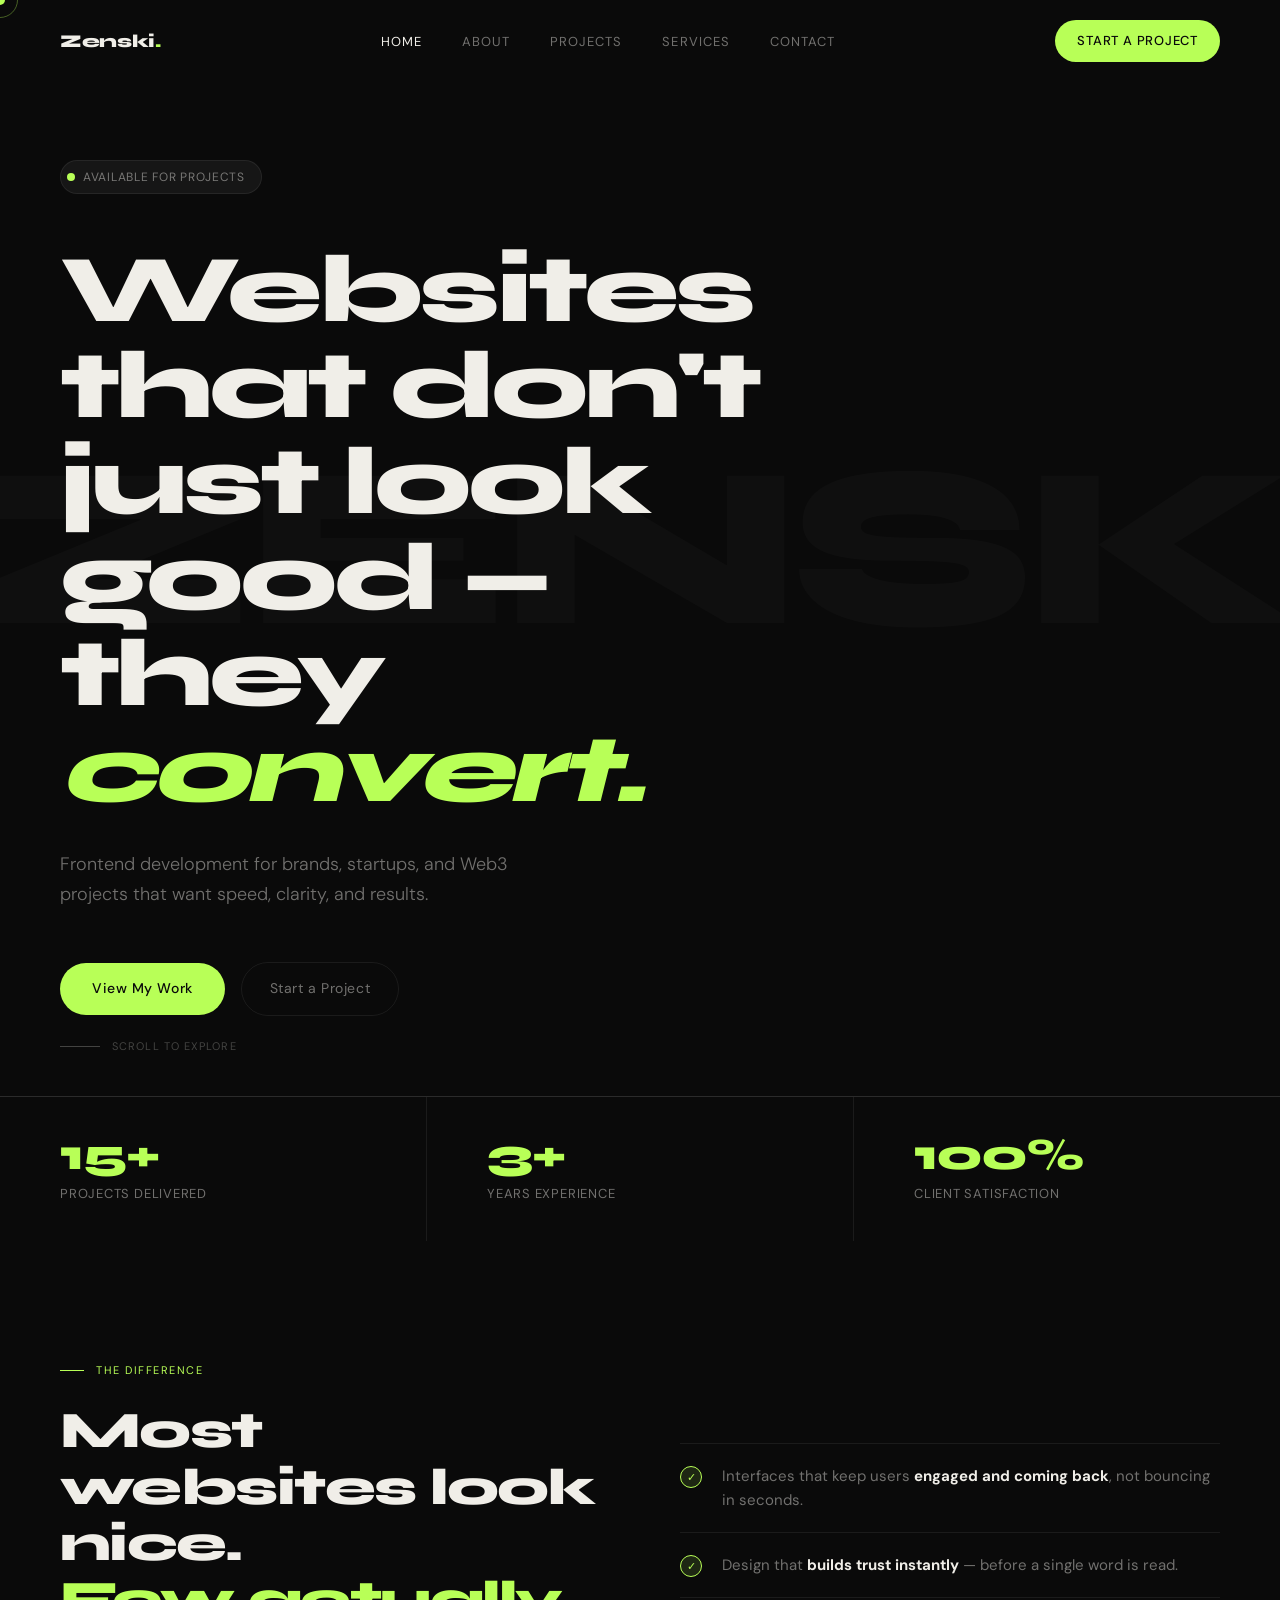
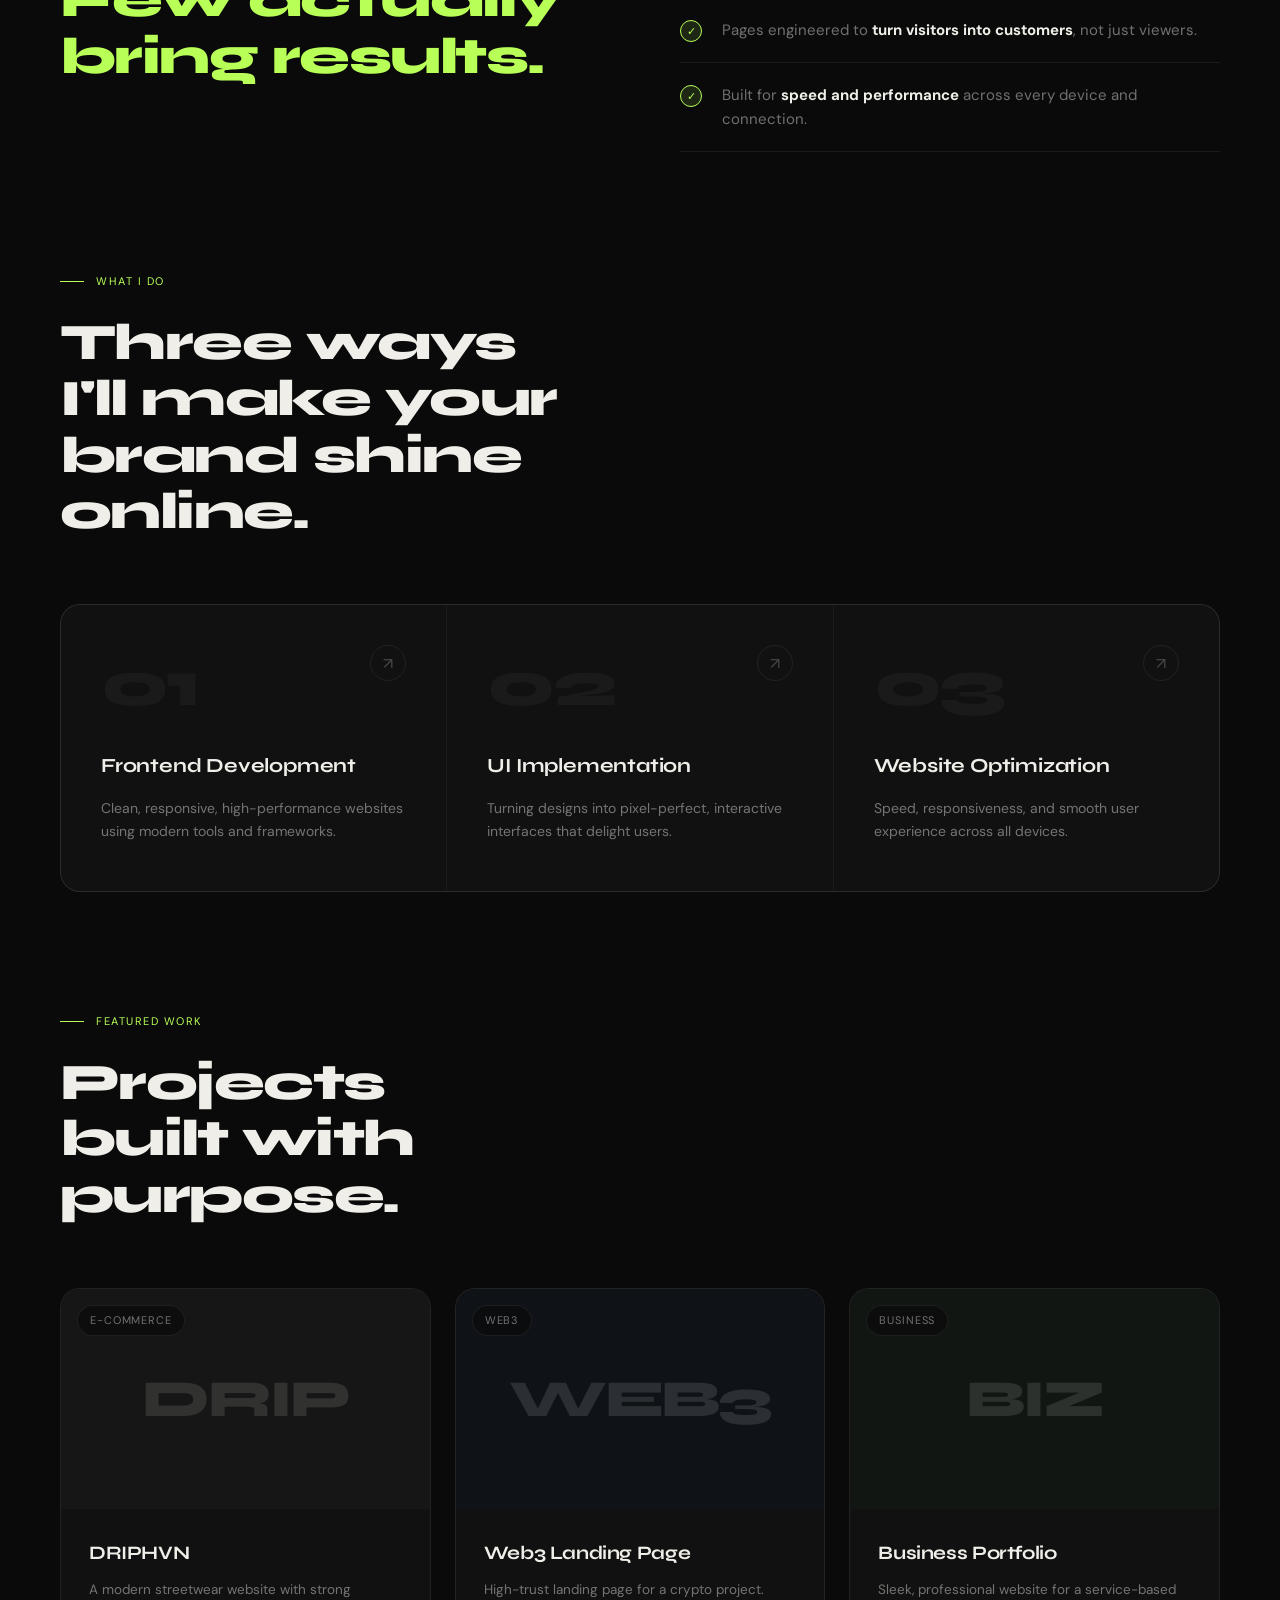
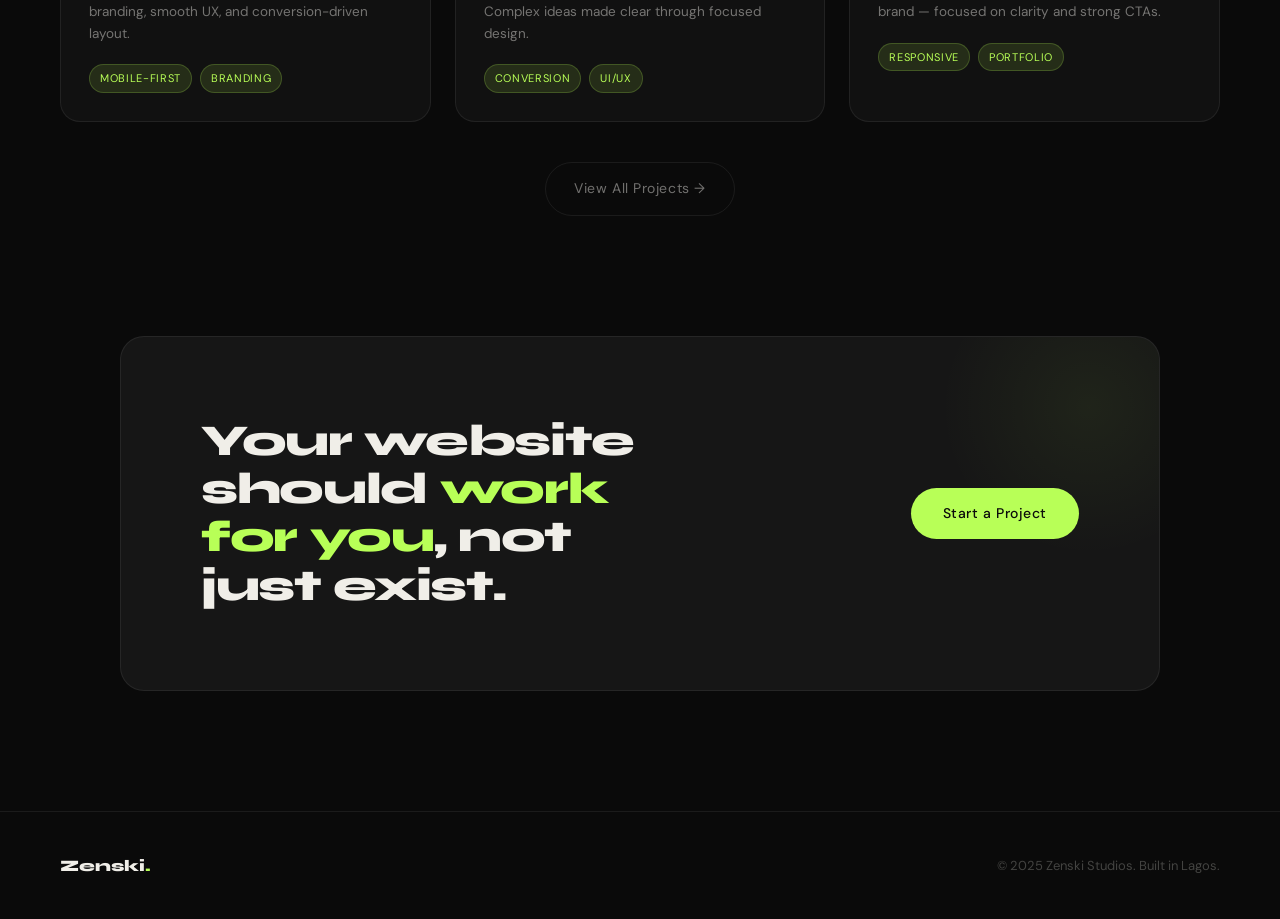
<file: index.html>
<!DOCTYPE html>
<html lang="en">
<head>
<meta charset="UTF-8">
<meta name="viewport" content="width=device-width, initial-scale=1.0">
<link rel="icon" type="image/jpeg" href="zenski.jpg">
<title>Zenski Studios — Frontend Development</title>
<link rel="preconnect" href="https://fonts.googleapis.com">
<link rel="preconnect" href="https://fonts.gstatic.com" crossorigin>
<link href="https://fonts.googleapis.com/css2?family=Syne:wght@400;700;800&family=DM+Sans:ital,opsz,wght@0,9..40,300;0,9..40,400;0,9..40,500;1,9..40,300&display=swap" rel="stylesheet">
<link rel="stylesheet" href="styles.css">
</head>
<body>
<div class="cursor" id="cursor"></div>
<div class="cursor-ring" id="cursor-ring"></div>

<nav id="nav">
  <a href="index.html" class="nav-logo">Zenski<span>.</span></a>
  <ul class="nav-links">
    <li><a href="index.html">Home</a></li>
    <li><a href="about.html">About</a></li>
    <li><a href="projects.html">Projects</a></li>
    <li><a href="services.html">Services</a></li>
    <li><a href="contact.html">Contact</a></li>
  </ul>
  <a href="contact.html" class="nav-cta">Start a Project</a>
  <div class="nav-mobile-toggle" id="nav-toggle">
    <span></span>
    <span></span>
    <span></span>
  </div>
</nav>

<div class="nav-mobile-menu" id="nav-menu">
  <a href="index.html">Home</a>
  <a href="about.html">About</a>
  <a href="projects.html">Projects</a>
  <a href="services.html">Services</a>
  <a href="contact.html">Contact</a>
</div>

<section class="hero">
  <div class="hero-bg-text">ZENSKI</div>
  <div class="hero-badge">
    <span class="dot"></span>
    Available for Projects
  </div>
  <h1>Websites that don't just look good —<br>they <em>convert.</em></h1>
  <p class="hero-sub">Frontend development for brands, startups, and Web3 projects that want speed, clarity, and results.</p>
  <div class="hero-actions">
    <a href="projects.html" class="btn-primary">View My Work</a>
    <a href="contact.html" class="btn-ghost">Start a Project</a>
  </div>
  <div class="hero-scroll">
    <span class="hero-scroll-line"></span>
    Scroll to explore
  </div>
</section>

<div class="stats-row">
  <div class="stat-item reveal">
    <div class="stat-num">15+</div>
    <div class="stat-label">Projects Delivered</div>
  </div>
  <div class="stat-item reveal">
    <div class="stat-num">3+</div>
    <div class="stat-label">Years Experience</div>
  </div>
  <div class="stat-item reveal">
    <div class="stat-num">100%</div>
    <div class="stat-label">Client Satisfaction</div>
  </div>
</div>

<section class="section">
  <div class="section-label">The difference</div>
  <div class="value-grid">
    <div>
      <h2 class="value-headline reveal">Most websites look nice.<br><span>Few actually bring results.</span></h2>
    </div>
    <div>
      <ul class="value-list">
        <li class="reveal">
          <span class="check">✓</span>
          <span>Interfaces that keep users <strong style="color:var(--text);">engaged and coming back</strong>, not bouncing in seconds.</span>
        </li>
        <li class="reveal">
          <span class="check">✓</span>
          <span>Design that <strong style="color:var(--text);">builds trust instantly</strong> — before a single word is read.</span>
        </li>
        <li class="reveal">
          <span class="check">✓</span>
          <span>Pages engineered to <strong style="color:var(--text);">turn visitors into customers</strong>, not just viewers.</span>
        </li>
        <li class="reveal">
          <span class="check">✓</span>
          <span>Built for <strong style="color:var(--text);">speed and performance</strong> across every device and connection.</span>
        </li>
      </ul>
    </div>
  </div>
</section>

<section class="section" style="padding-top:0">
  <div class="section-label">What I do</div>
  <h2 class="value-headline reveal" style="max-width:500px;margin-bottom:0">Three ways I'll make your brand shine online.</h2>
  <div class="services-grid reveal">
    <div class="service-card">
      <div class="service-num">01</div>
      <div class="service-arrow">↗</div>
      <div class="service-title">Frontend Development</div>
      <div class="service-desc">Clean, responsive, high-performance websites using modern tools and frameworks.</div>
    </div>
    <div class="service-card">
      <div class="service-num">02</div>
      <div class="service-arrow">↗</div>
      <div class="service-title">UI Implementation</div>
      <div class="service-desc">Turning designs into pixel-perfect, interactive interfaces that delight users.</div>
    </div>
    <div class="service-card">
      <div class="service-num">03</div>
      <div class="service-arrow">↗</div>
      <div class="service-title">Website Optimization</div>
      <div class="service-desc">Speed, responsiveness, and smooth user experience across all devices.</div>
    </div>
  </div>
</section>

<section class="section" style="padding-top:0">
  <div class="section-label">Featured work</div>
  <h2 class="value-headline reveal" style="max-width:500px;margin-bottom:0">Projects built with purpose.</h2>
  <div class="projects-grid">
    <a href="projects.html" class="project-card reveal">
      <div class="project-thumb">
        <div class="project-thumb-inner">DRIP</div>
        <div class="project-tag-label">E-commerce</div>
      </div>
      <div class="project-info">
        <div class="project-title">DRIPHVN</div>
        <div class="project-desc">A modern streetwear website with strong branding, smooth UX, and conversion-driven layout.</div>
        <div class="project-tags">
          <span class="project-tag-sm">Mobile-first</span>
          <span class="project-tag-sm">Branding</span>
        </div>
      </div>
    </a>
    <a href="projects.html" class="project-card reveal">
      <div class="project-thumb" style="background:#0f1318">
        <div class="project-thumb-inner">WEB3</div>
        <div class="project-tag-label">Web3</div>
      </div>
      <div class="project-info">
        <div class="project-title">Web3 Landing Page</div>
        <div class="project-desc">High-trust landing page for a crypto project. Complex ideas made clear through focused design.</div>
        <div class="project-tags">
          <span class="project-tag-sm">Conversion</span>
          <span class="project-tag-sm">UI/UX</span>
        </div>
      </div>
    </a>
    <a href="projects.html" class="project-card reveal">
      <div class="project-thumb" style="background:#111613">
        <div class="project-thumb-inner">BIZ</div>
        <div class="project-tag-label">Business</div>
      </div>
      <div class="project-info">
        <div class="project-title">Business Portfolio</div>
        <div class="project-desc">Sleek, professional website for a service-based brand — focused on clarity and strong CTAs.</div>
        <div class="project-tags">
          <span class="project-tag-sm">Responsive</span>
          <span class="project-tag-sm">Portfolio</span>
        </div>
      </div>
    </a>
  </div>
  <div style="text-align:center;margin-top:40px">
    <a href="projects.html" class="btn-ghost reveal">View All Projects →</a>
  </div>
</section>

<section class="section" style="padding-top:0;padding-bottom:120px">
  <div class="cta-strip reveal">
    <h2>Your website should <span>work for you</span>, not just exist.</h2>
    <a href="contact.html" class="btn-primary" style="white-space:nowrap;flex-shrink:0">Start a Project</a>
  </div>
</section>

<footer>
  <span class="foot-logo">Zenski<span>.</span></span>
  <p>© 2025 Zenski Studios. Built in Lagos.</p>
</footer>

<script src="main.js"></script>
</body>
</html>
</file>
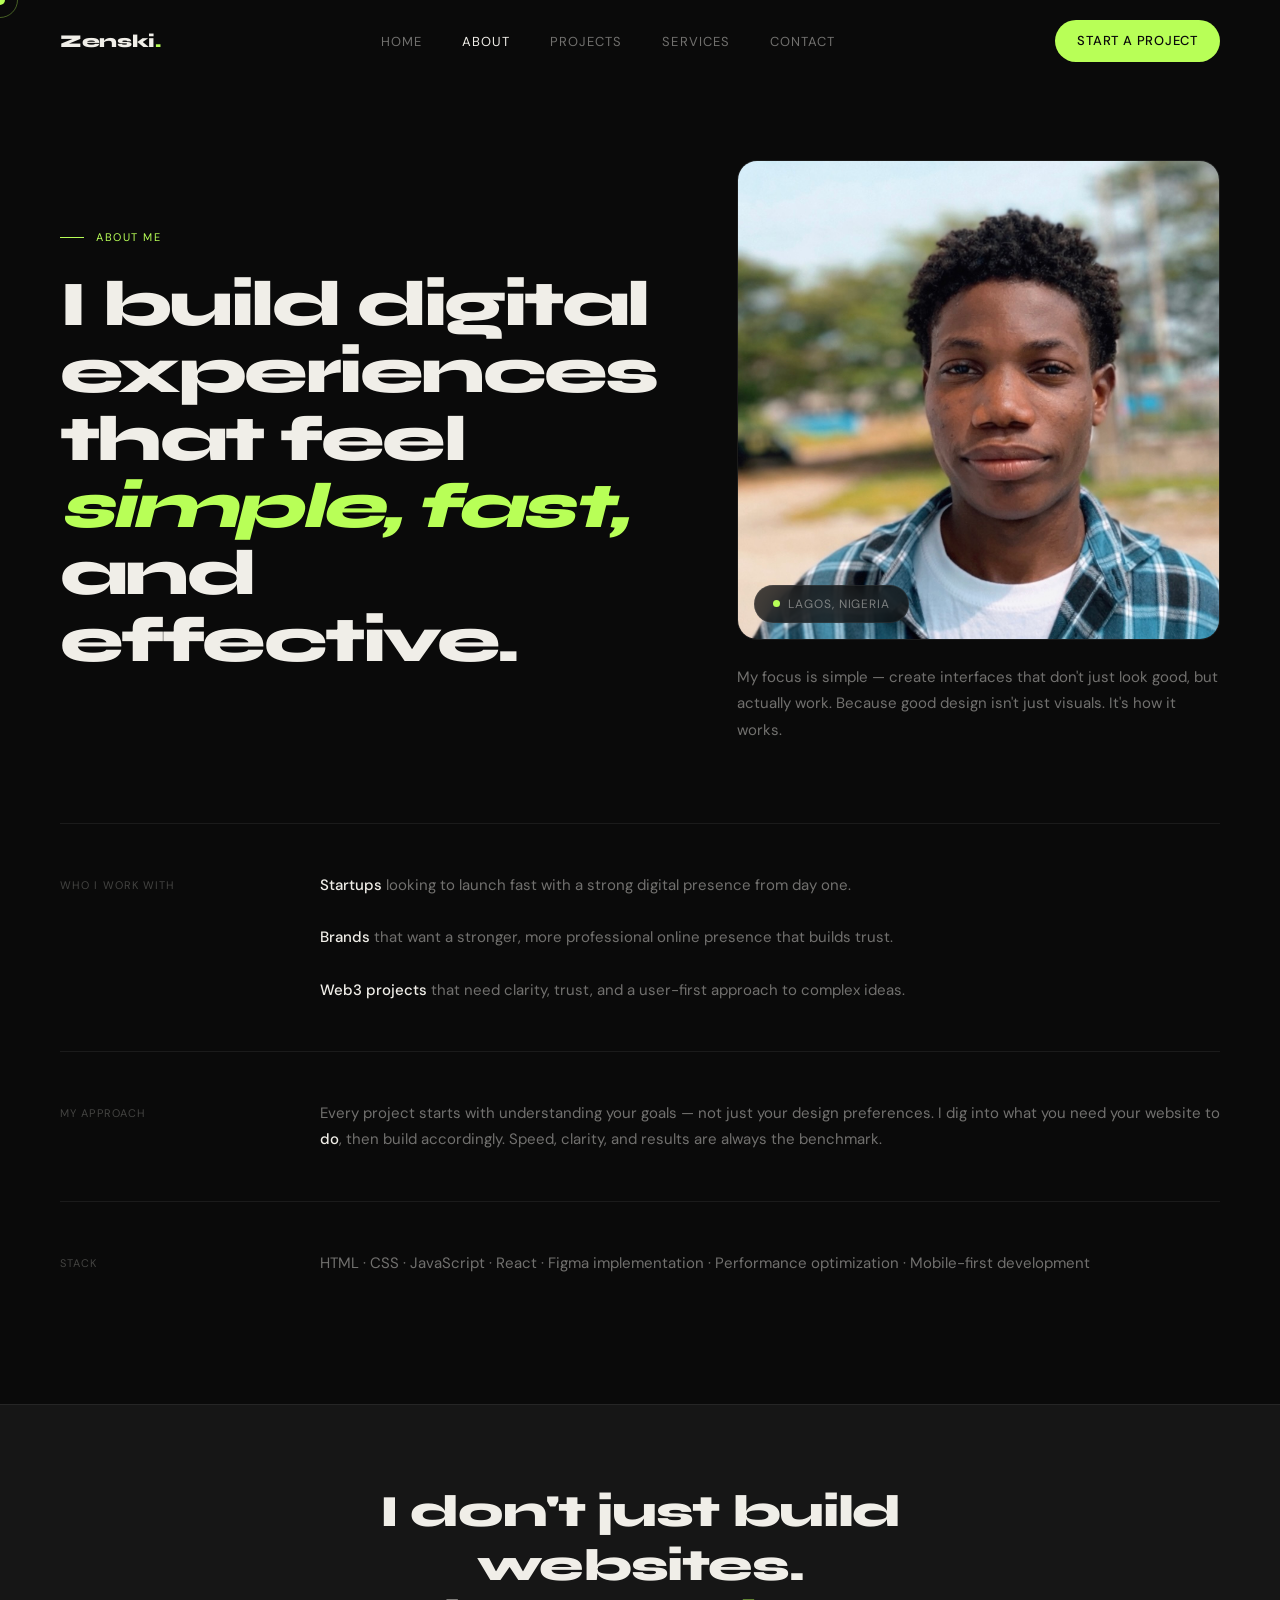
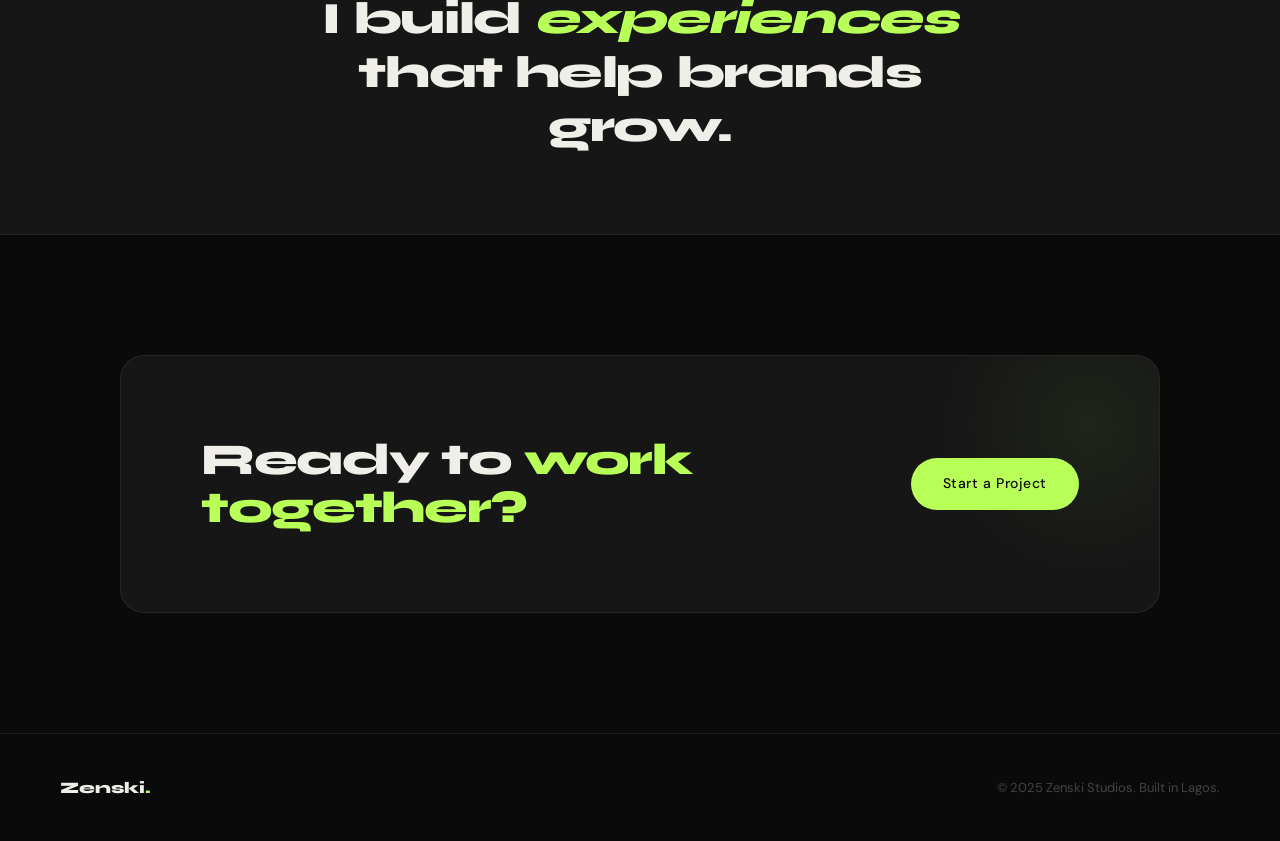
<file: about.html>
<!DOCTYPE html>
<html lang="en">
<head>
<meta charset="UTF-8">
<meta name="viewport" content="width=device-width, initial-scale=1.0">
<link rel="icon" type="image/jpeg" href="zenski.jpg">
<title>About — Zenski Studios</title>
<link rel="preconnect" href="https://fonts.googleapis.com">
<link rel="preconnect" href="https://fonts.gstatic.com" crossorigin>
<link href="https://fonts.googleapis.com/css2?family=Syne:wght@400;700;800&family=DM+Sans:ital,opsz,wght@0,9..40,300;0,9..40,400;0,9..40,500;1,9..40,300&display=swap" rel="stylesheet">
<link rel="stylesheet" href="styles.css">
</head>
<body>
<div class="cursor" id="cursor"></div>
<div class="cursor-ring" id="cursor-ring"></div>

<nav id="nav">
  <a href="index.html" class="nav-logo">Zenski<span>.</span></a>
  <ul class="nav-links">
    <li><a href="index.html">Home</a></li>
    <li><a href="about.html">About</a></li>
    <li><a href="projects.html">Projects</a></li>
    <li><a href="services.html">Services</a></li>
    <li><a href="contact.html">Contact</a></li>
  </ul>
  <a href="contact.html" class="nav-cta">Start a Project</a>
  <div class="nav-mobile-toggle" id="nav-toggle">
    <span></span>
    <span></span>
    <span></span>
  </div>
</nav>

<div class="nav-mobile-menu" id="nav-menu">
  <a href="index.html">Home</a>
  <a href="about.html">About</a>
  <a href="projects.html">Projects</a>
  <a href="services.html">Services</a>
  <a href="contact.html">Contact</a>
</div>

<div class="about-hero">
  <div>
    <div class="section-label">About me</div>
    <h1>I build digital experiences that feel <em>simple, fast,</em> and effective.</h1>
  </div>
  <div style="display:flex;flex-direction:column;gap:24px">
    <div style="position:relative;border-radius:20px;overflow:hidden;border:1px solid var(--border);aspect-ratio:3/4;max-height:480px">
      <img src="[data-uri]" alt="Zenski — Frontend Developer based in Lagos" style="width:100%;height:100%;object-fit:cover;object-position:center top;display:block">
      <div style="position:absolute;bottom:16px;left:16px;background:rgba(10,10,10,0.75);backdrop-filter:blur(12px);border:1px solid var(--border);border-radius:40px;padding:8px 18px;font-size:12px;letter-spacing:0.08em;text-transform:uppercase;color:var(--text-muted);display:flex;align-items:center;gap:8px">
        <span style="width:7px;height:7px;border-radius:50%;background:var(--accent);display:inline-block;animation:pulse 2s infinite"></span>
        Lagos, Nigeria
      </div>
    </div>
    <p style="font-size:15px;color:var(--text-muted);line-height:1.75">My focus is simple — create interfaces that don't just look good, but actually work. Because good design isn't just visuals. It's how it works.</p>
  </div>
</div>

<div class="about-body">
  <div class="about-block reveal">
    <div class="about-block-label">Who I work with</div>
    <div class="about-block-content">
      <strong>Startups</strong> looking to launch fast with a strong digital presence from day one.<br><br>
      <strong>Brands</strong> that want a stronger, more professional online presence that builds trust.<br><br>
      <strong>Web3 projects</strong> that need clarity, trust, and a user-first approach to complex ideas.
    </div>
  </div>
  <div class="about-block reveal">
    <div class="about-block-label">My approach</div>
    <div class="about-block-content">
      Every project starts with understanding your goals — not just your design preferences. I dig into what you need your website to <strong>do</strong>, then build accordingly. Speed, clarity, and results are always the benchmark.
    </div>
  </div>
  <div class="about-block reveal">
    <div class="about-block-label">Stack</div>
    <div class="about-block-content">
      HTML · CSS · JavaScript · React · Figma implementation · Performance optimization · Mobile-first development
    </div>
  </div>
</div>

<div class="about-statement">
  <p>I don't just build websites.<br>I build <em>experiences</em> that help brands grow.</p>
</div>

<section class="section" style="padding-bottom:120px">
  <div class="cta-strip reveal">
    <h2>Ready to <span>work together?</span></h2>
    <a href="contact.html" class="btn-primary" style="white-space:nowrap;flex-shrink:0">Start a Project</a>
  </div>
</section>

<footer>
  <span class="foot-logo">Zenski<span>.</span></span>
  <p>© 2025 Zenski Studios. Built in Lagos.</p>
</footer>

<script src="main.js"></script>
</body>
</html>
</file>
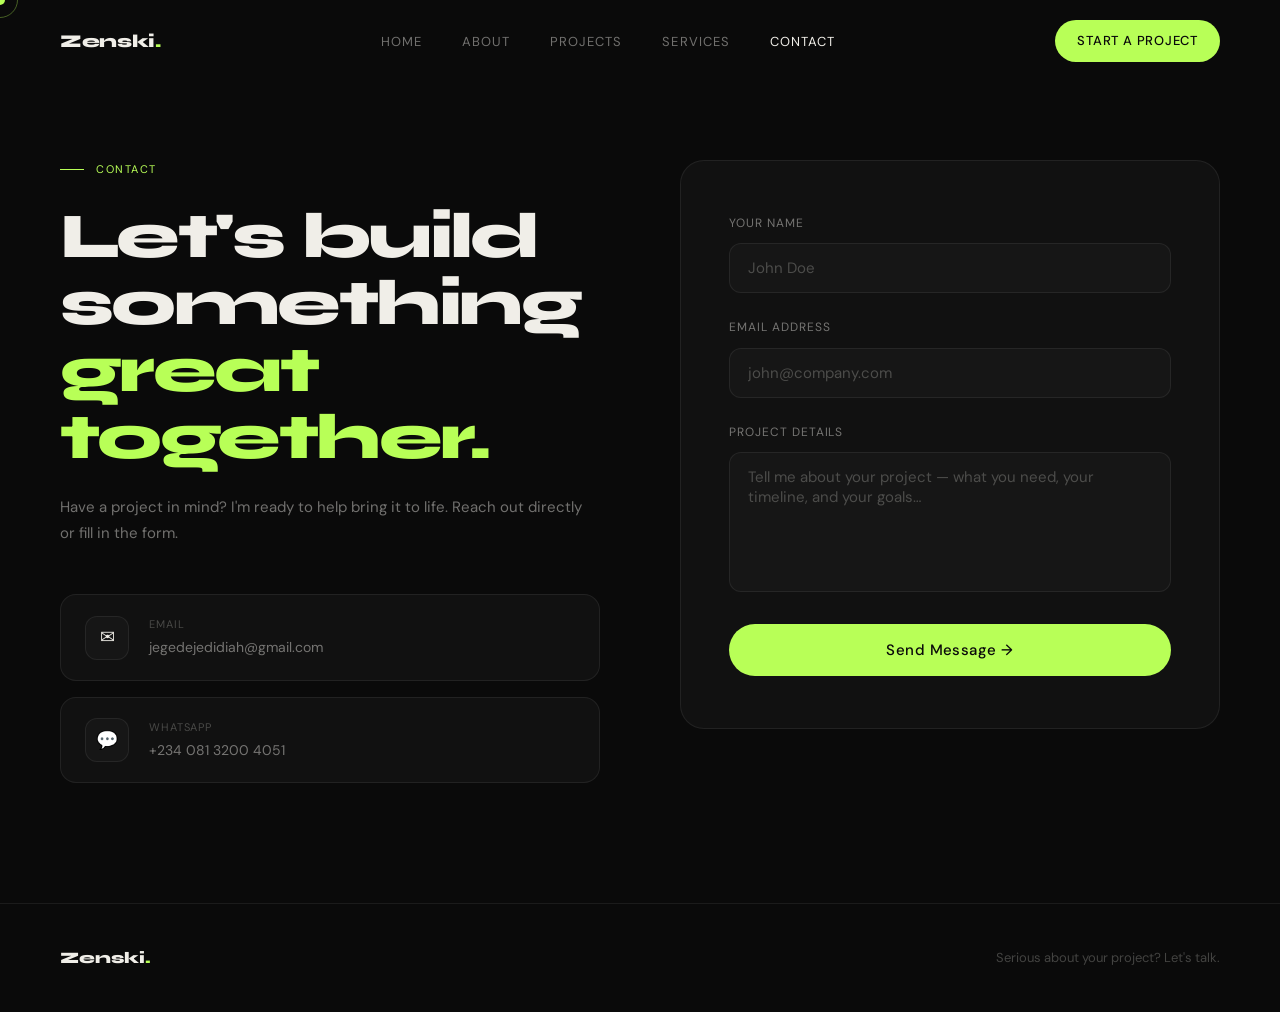
<file: contact.html>
<!DOCTYPE html>
<html lang="en">
<head>
<meta charset="UTF-8">
<meta name="viewport" content="width=device-width, initial-scale=1.0">
<link rel="icon" type="image/jpeg" href="zenski.jpg">
<title>Contact — Zenski Studios</title>
<link rel="preconnect" href="https://fonts.googleapis.com">
<link rel="preconnect" href="https://fonts.gstatic.com" crossorigin>
<link href="https://fonts.googleapis.com/css2?family=Syne:wght@400;700;800&family=DM+Sans:ital,opsz,wght@0,9..40,300;0,9..40,400;0,9..40,500;1,9..40,300&display=swap" rel="stylesheet">
<link rel="stylesheet" href="styles.css">
</head>
<body>
<div class="cursor" id="cursor"></div>
<div class="cursor-ring" id="cursor-ring"></div>

<nav id="nav">
  <a href="index.html" class="nav-logo">Zenski<span>.</span></a>
  <ul class="nav-links">
    <li><a href="index.html">Home</a></li>
    <li><a href="about.html">About</a></li>
    <li><a href="projects.html">Projects</a></li>
    <li><a href="services.html">Services</a></li>
    <li><a href="contact.html">Contact</a></li>
  </ul>
  <a href="contact.html" class="nav-cta">Start a Project</a>
  <div class="nav-mobile-toggle" id="nav-toggle">
    <span></span>
    <span></span>
    <span></span>
  </div>
</nav>

<div class="nav-mobile-menu" id="nav-menu">
  <a href="index.html">Home</a>
  <a href="about.html">About</a>
  <a href="projects.html">Projects</a>
  <a href="services.html">Services</a>
  <a href="contact.html">Contact</a>
</div>

<div class="contact-layout">
  <div class="contact-left">
    <div class="section-label">Contact</div>
    <h1>Let's build something <span>great together.</span></h1>
    <p>Have a project in mind? I'm ready to help bring it to life. Reach out directly or fill in the form.</p>
    <div class="contact-methods">
      <a href="mailto:jegedejedidiah@gmail.com" class="contact-method">
        <div class="contact-method-icon">✉</div>
        <div class="contact-method-text">
          <div class="label">Email</div>
          <div class="value">jegedejedidiah@gmail.com</div>
        </div>
      </a>
      <a href="https://wa.me/23408132004051" class="contact-method" target="_blank" rel="noopener">
        <div class="contact-method-icon">💬</div>
        <div class="contact-method-text">
          <div class="label">WhatsApp</div>
          <div class="value">+234 081 3200 4051</div>
        </div>
      </a>
    </div>
  </div>

  <div class="contact-form reveal">
    <div class="form-group">
      <label class="form-label">Your Name</label>
      <input class="form-input" type="text" placeholder="John Doe">
    </div>
    <div class="form-group">
      <label class="form-label">Email Address</label>
      <input class="form-input" type="email" placeholder="john@company.com">
    </div>
    <div class="form-group">
      <label class="form-label">Project Details</label>
      <textarea class="form-textarea" placeholder="Tell me about your project — what you need, your timeline, and your goals…"></textarea>
    </div>
    <button class="form-submit">Send Message →</button>
  </div>
</div>

<footer>
  <span class="foot-logo">Zenski<span>.</span></span>
  <p>Serious about your project? Let's talk.</p>
</footer>

<script src="main.js"></script>
</body>
</html>
</file>
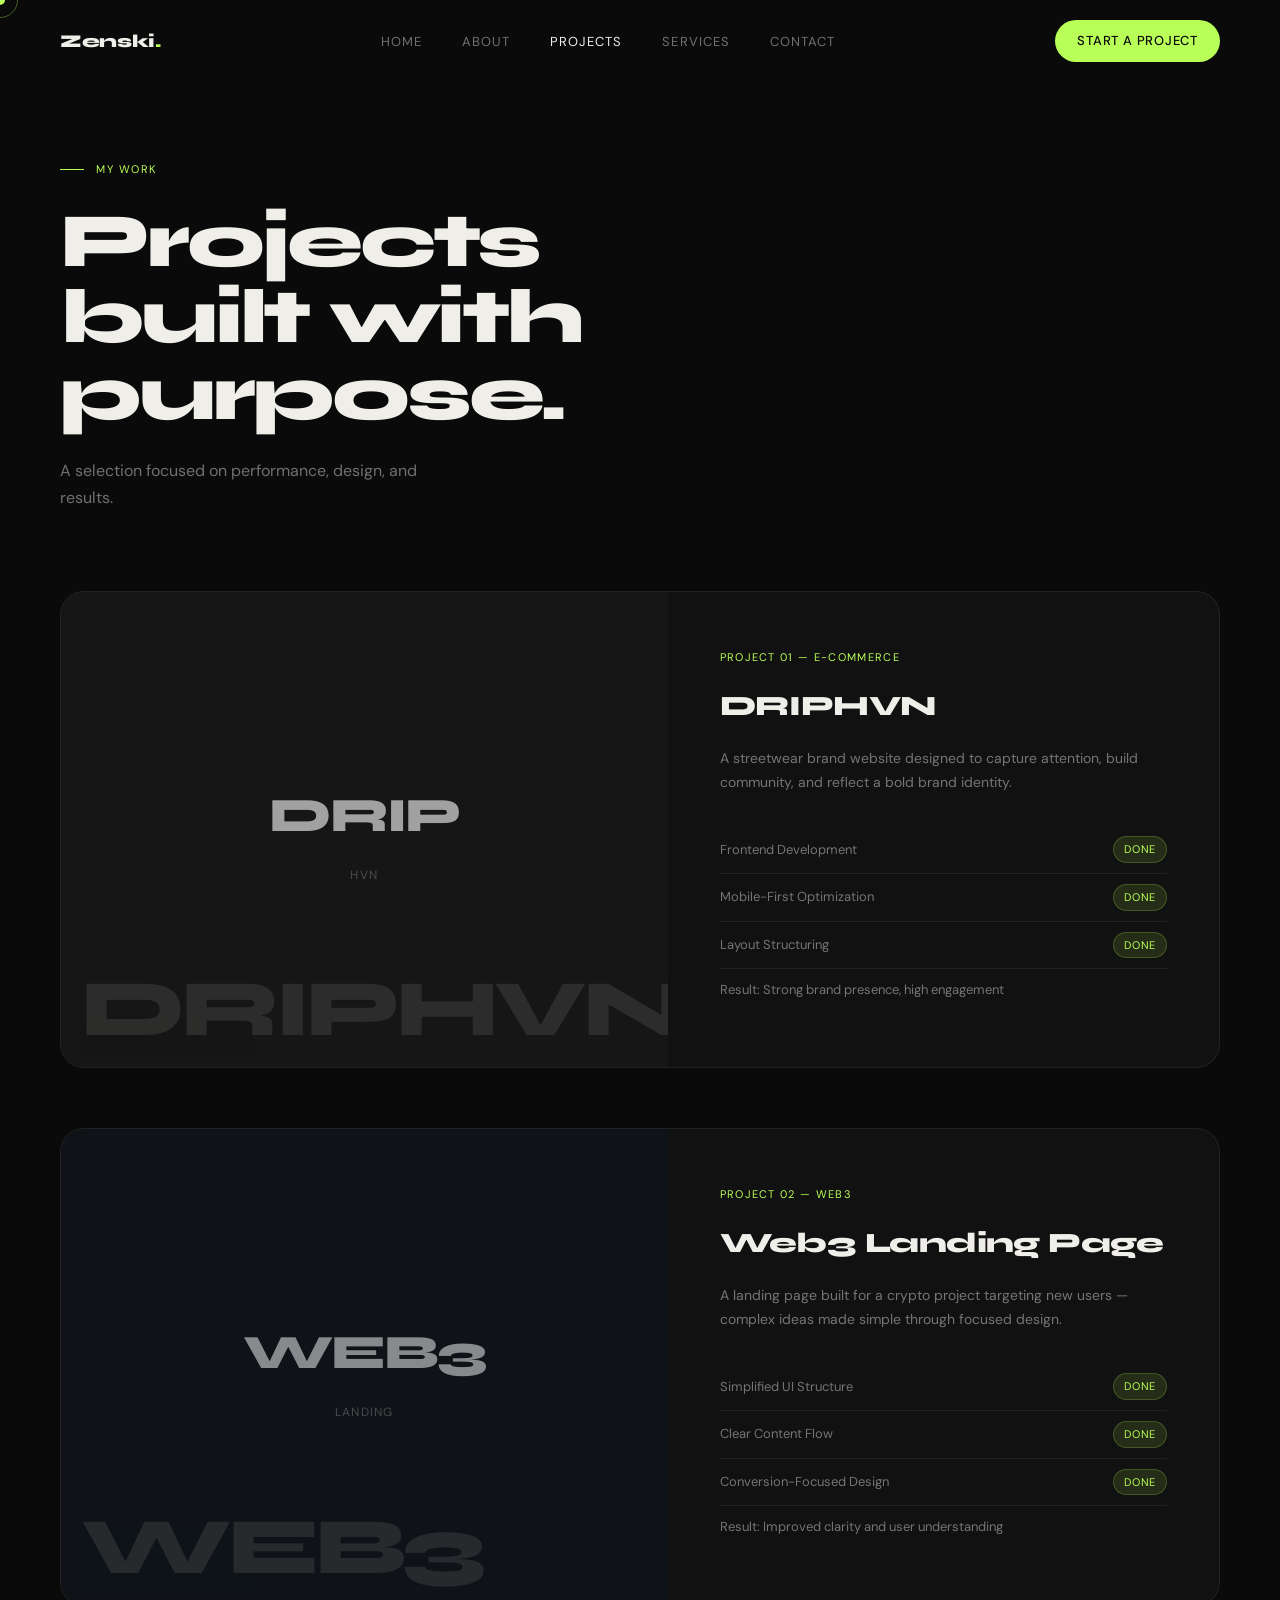
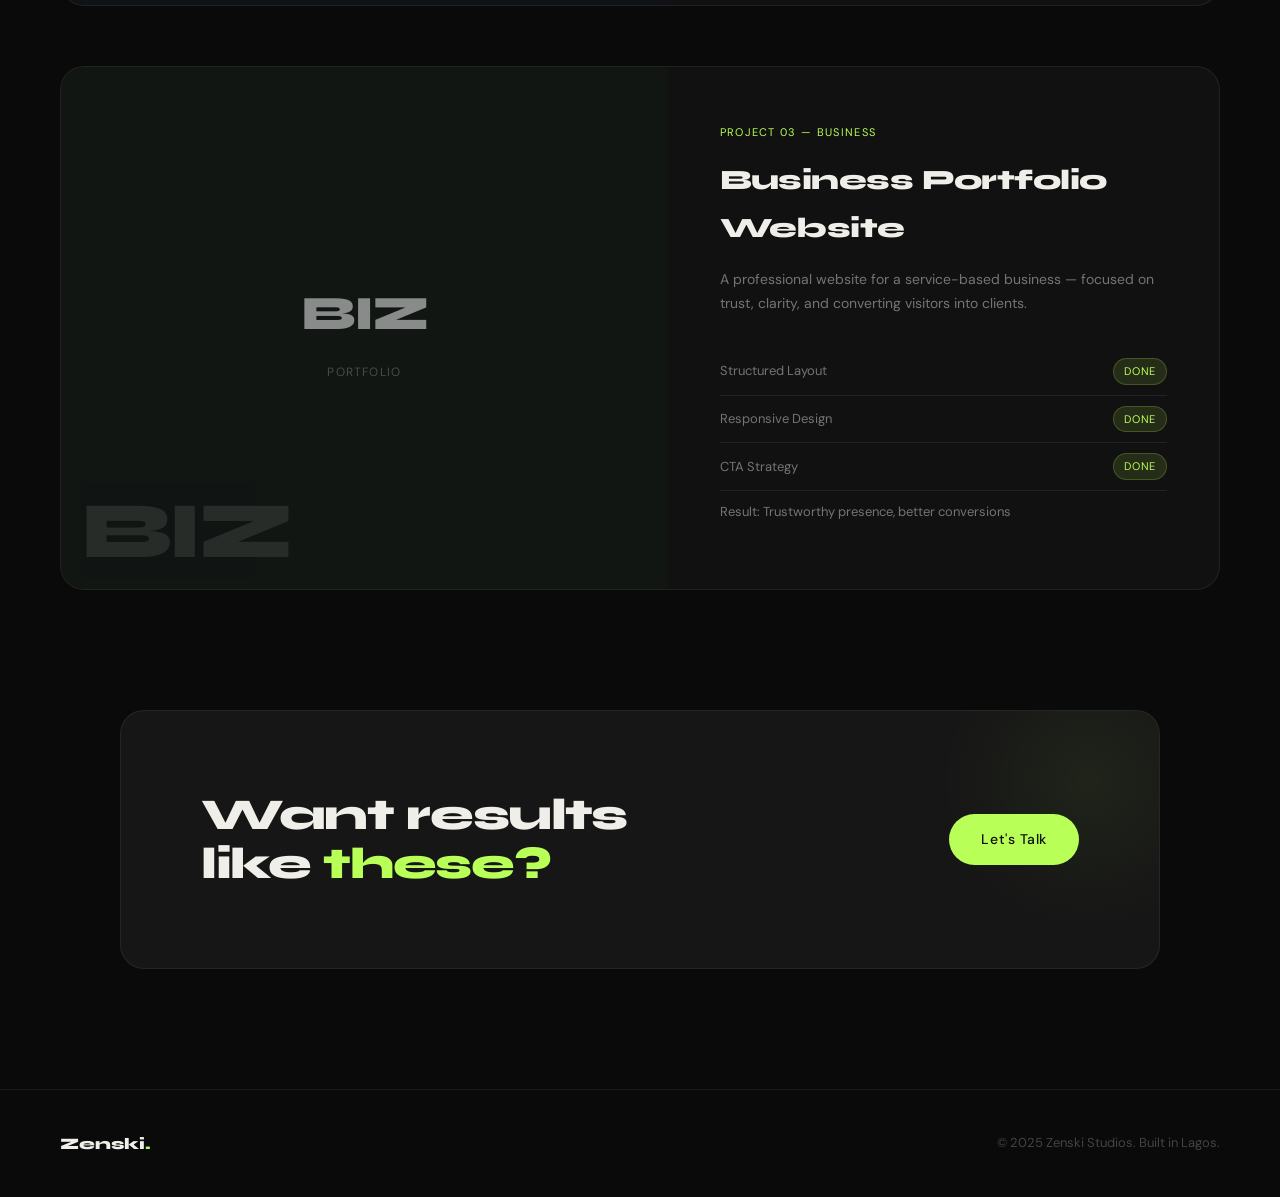
<file: projects.html>
<!DOCTYPE html>
<html lang="en">
<head>
<meta charset="UTF-8">
<meta name="viewport" content="width=device-width, initial-scale=1.0">
<link rel="icon" type="image/jpeg" href="zenski.jpg">
<title>Projects — Zenski Studios</title>
<link rel="preconnect" href="https://fonts.googleapis.com">
<link rel="preconnect" href="https://fonts.gstatic.com" crossorigin>
<link href="https://fonts.googleapis.com/css2?family=Syne:wght@400;700;800&family=DM+Sans:ital,opsz,wght@0,9..40,300;0,9..40,400;0,9..40,500;1,9..40,300&display=swap" rel="stylesheet">
<link rel="stylesheet" href="styles.css">
</head>
<body>
<div class="cursor" id="cursor"></div>
<div class="cursor-ring" id="cursor-ring"></div>

<nav id="nav">
  <a href="index.html" class="nav-logo">Zenski<span>.</span></a>
  <ul class="nav-links">
    <li><a href="index.html">Home</a></li>
    <li><a href="about.html">About</a></li>
    <li><a href="projects.html">Projects</a></li>
    <li><a href="services.html">Services</a></li>
    <li><a href="contact.html">Contact</a></li>
  </ul>
  <a href="contact.html" class="nav-cta">Start a Project</a>
  <div class="nav-mobile-toggle" id="nav-toggle">
    <span></span>
    <span></span>
    <span></span>
  </div>
</nav>

<div class="nav-mobile-menu" id="nav-menu">
  <a href="index.html">Home</a>
  <a href="about.html">About</a>
  <a href="projects.html">Projects</a>
  <a href="services.html">Services</a>
  <a href="contact.html">Contact</a>
</div>

<div class="projects-page-hero">
  <div class="section-label">My work</div>
  <h1>Projects built with<br>purpose.</h1>
  <p>A selection focused on performance, design, and results.</p>
</div>

<div class="case-study reveal">
  <div class="case-study-thumb">
    <div class="case-study-thumb-bg">DRIPHVN</div>
    <div style="position:relative;z-index:1;text-align:center">
      <div style="font-family:'Syne',sans-serif;font-size:48px;font-weight:800;letter-spacing:-0.04em;color:rgba(255,255,255,0.6)">DRIP</div>
      <div style="font-size:12px;letter-spacing:0.1em;text-transform:uppercase;color:var(--text-dim);margin-top:8px">HVN</div>
    </div>
  </div>
  <div class="case-study-info">
    <div class="case-study-num">Project 01 — E-commerce</div>
    <div class="case-study-title">DRIPHVN</div>
    <div class="case-study-desc">A streetwear brand website designed to capture attention, build community, and reflect a bold brand identity.</div>
    <ul class="case-study-details">
      <li><span>Frontend Development</span><span class="pill">Done</span></li>
      <li><span>Mobile-First Optimization</span><span class="pill">Done</span></li>
      <li><span>Layout Structuring</span><span class="pill">Done</span></li>
      <li><span>Result: Strong brand presence, high engagement</span></li>
    </ul>
  </div>
</div>

<div class="case-study reveal">
  <div class="case-study-thumb" style="background:#0f1318">
    <div class="case-study-thumb-bg">WEB3</div>
    <div style="position:relative;z-index:1;text-align:center">
      <div style="font-family:'Syne',sans-serif;font-size:48px;font-weight:800;letter-spacing:-0.04em;color:rgba(255,255,255,0.5)">WEB3</div>
      <div style="font-size:12px;letter-spacing:0.1em;text-transform:uppercase;color:var(--text-dim);margin-top:8px">Landing</div>
    </div>
  </div>
  <div class="case-study-info">
    <div class="case-study-num">Project 02 — Web3</div>
    <div class="case-study-title">Web3 Landing Page</div>
    <div class="case-study-desc">A landing page built for a crypto project targeting new users — complex ideas made simple through focused design.</div>
    <ul class="case-study-details">
      <li><span>Simplified UI Structure</span><span class="pill">Done</span></li>
      <li><span>Clear Content Flow</span><span class="pill">Done</span></li>
      <li><span>Conversion-Focused Design</span><span class="pill">Done</span></li>
      <li><span>Result: Improved clarity and user understanding</span></li>
    </ul>
  </div>
</div>

<div class="case-study reveal" style="margin-bottom:0">
  <div class="case-study-thumb" style="background:#111613">
    <div class="case-study-thumb-bg">BIZ</div>
    <div style="position:relative;z-index:1;text-align:center">
      <div style="font-family:'Syne',sans-serif;font-size:48px;font-weight:800;letter-spacing:-0.04em;color:rgba(255,255,255,0.5)">BIZ</div>
      <div style="font-size:12px;letter-spacing:0.1em;text-transform:uppercase;color:var(--text-dim);margin-top:8px">Portfolio</div>
    </div>
  </div>
  <div class="case-study-info">
    <div class="case-study-num">Project 03 — Business</div>
    <div class="case-study-title">Business Portfolio Website</div>
    <div class="case-study-desc">A professional website for a service-based business — focused on trust, clarity, and converting visitors into clients.</div>
    <ul class="case-study-details">
      <li><span>Structured Layout</span><span class="pill">Done</span></li>
      <li><span>Responsive Design</span><span class="pill">Done</span></li>
      <li><span>CTA Strategy</span><span class="pill">Done</span></li>
      <li><span>Result: Trustworthy presence, better conversions</span></li>
    </ul>
  </div>
</div>

<section class="section" style="padding-bottom:120px">
  <div class="cta-strip reveal">
    <h2>Want results like <span>these?</span></h2>
    <a href="contact.html" class="btn-primary" style="white-space:nowrap;flex-shrink:0">Let's Talk</a>
  </div>
</section>

<footer>
  <span class="foot-logo">Zenski<span>.</span></span>
  <p>© 2025 Zenski Studios. Built in Lagos.</p>
</footer>

<script src="main.js"></script>
</body>
</html>
</file>
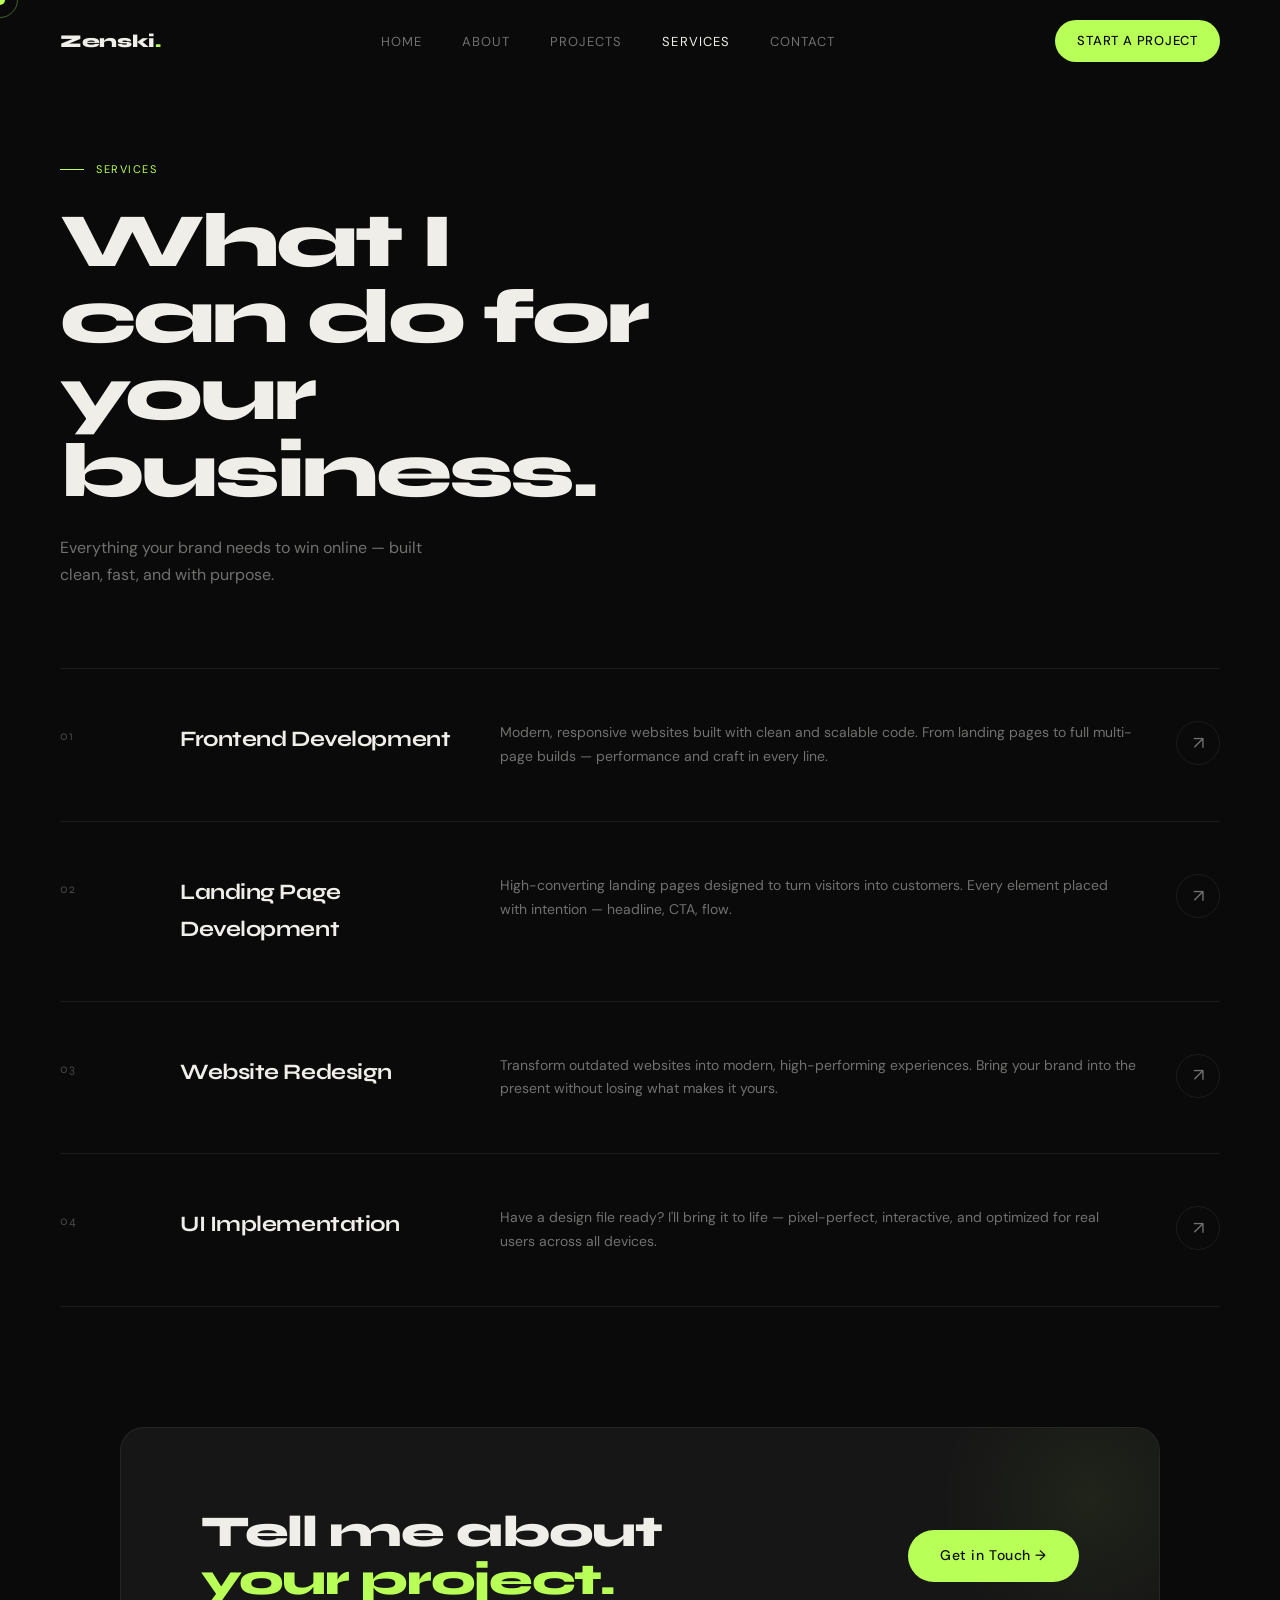
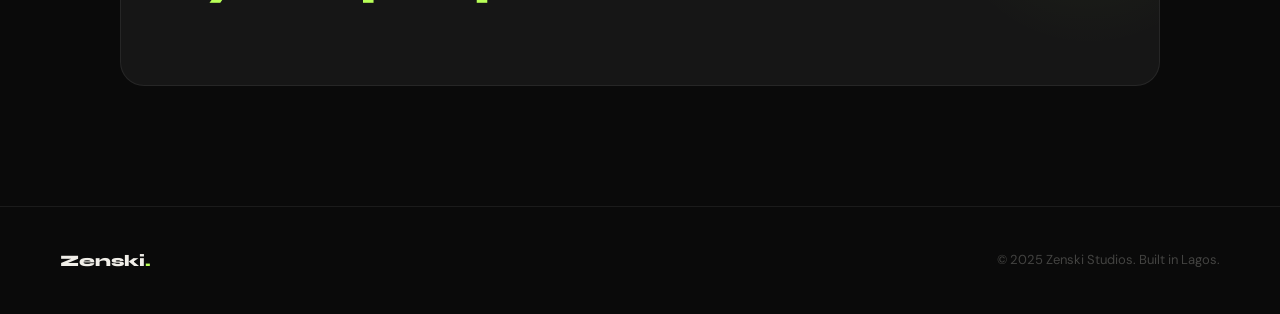
<file: services.html>
<!DOCTYPE html>
<html lang="en">
<head>
<meta charset="UTF-8">
<meta name="viewport" content="width=device-width, initial-scale=1.0">
<link rel="icon" type="image/jpeg" href="zenski.jpg">
<title>Services — Zenski Studios</title>
<link rel="preconnect" href="https://fonts.googleapis.com">
<link rel="preconnect" href="https://fonts.gstatic.com" crossorigin>
<link href="https://fonts.googleapis.com/css2?family=Syne:wght@400;700;800&family=DM+Sans:ital,opsz,wght@0,9..40,300;0,9..40,400;0,9..40,500;1,9..40,300&display=swap" rel="stylesheet">
<link rel="stylesheet" href="styles.css">
</head>
<body>
<div class="cursor" id="cursor"></div>
<div class="cursor-ring" id="cursor-ring"></div>

<nav id="nav">
  <a href="index.html" class="nav-logo">Zenski<span>.</span></a>
  <ul class="nav-links">
    <li><a href="index.html">Home</a></li>
    <li><a href="about.html">About</a></li>
    <li><a href="projects.html">Projects</a></li>
    <li><a href="services.html">Services</a></li>
    <li><a href="contact.html">Contact</a></li>
  </ul>
  <a href="contact.html" class="nav-cta">Start a Project</a>
  <div class="nav-mobile-toggle" id="nav-toggle">
    <span></span>
    <span></span>
    <span></span>
  </div>
</nav>

<div class="nav-mobile-menu" id="nav-menu">
  <a href="index.html">Home</a>
  <a href="about.html">About</a>
  <a href="projects.html">Projects</a>
  <a href="services.html">Services</a>
  <a href="contact.html">Contact</a>
</div>

<div class="services-page-hero">
  <div class="section-label">Services</div>
  <h1>What I can do for your business.</h1>
  <p>Everything your brand needs to win online — built clean, fast, and with purpose.</p>
</div>

<div class="services-list">
  <div class="service-row reveal">
    <div class="service-row-num">01</div>
    <div class="service-row-title">Frontend Development</div>
    <div class="service-row-desc">Modern, responsive websites built with clean and scalable code. From landing pages to full multi-page builds — performance and craft in every line.</div>
    <a href="contact.html" class="service-row-cta">↗</a>
  </div>
  <div class="service-row reveal">
    <div class="service-row-num">02</div>
    <div class="service-row-title">Landing Page Development</div>
    <div class="service-row-desc">High-converting landing pages designed to turn visitors into customers. Every element placed with intention — headline, CTA, flow.</div>
    <a href="contact.html" class="service-row-cta">↗</a>
  </div>
  <div class="service-row reveal">
    <div class="service-row-num">03</div>
    <div class="service-row-title">Website Redesign</div>
    <div class="service-row-desc">Transform outdated websites into modern, high-performing experiences. Bring your brand into the present without losing what makes it yours.</div>
    <a href="contact.html" class="service-row-cta">↗</a>
  </div>
  <div class="service-row reveal">
    <div class="service-row-num">04</div>
    <div class="service-row-title">UI Implementation</div>
    <div class="service-row-desc">Have a design file ready? I'll bring it to life — pixel-perfect, interactive, and optimized for real users across all devices.</div>
    <a href="contact.html" class="service-row-cta">↗</a>
  </div>
</div>

<section class="section" style="padding-top:0;padding-bottom:120px">
  <div class="cta-strip reveal">
    <h2>Tell me about <span>your project.</span></h2>
    <a href="contact.html" class="btn-primary" style="white-space:nowrap;flex-shrink:0">Get in Touch →</a>
  </div>
</section>

<footer>
  <span class="foot-logo">Zenski<span>.</span></span>
  <p>© 2025 Zenski Studios. Built in Lagos.</p>
</footer>

<script src="main.js"></script>
</body>
</html>
</file>
<file: styles.css>
*, *::before, *::after { box-sizing: border-box; margin: 0; padding: 0; }

:root {
  --bg: #0A0A0A;
  --bg2: #111111;
  --bg3: #161616;
  --border: rgba(255,255,255,0.07);
  --border-hover: rgba(255,255,255,0.14);
  --text: #F0EEE8;
  --text-muted: rgba(240,238,232,0.45);
  --text-dim: rgba(240,238,232,0.25);
  --accent: #B8FF57;
  --accent-dark: #8FD130;
  --accent-glow: rgba(184,255,87,0.12);
}

html { scroll-behavior: smooth; }

body {
  background: var(--bg);
  color: var(--text);
  font-family: 'DM Sans', sans-serif;
  font-size: 16px;
  line-height: 1.7;
  overflow-x: hidden;
  cursor: none;
}

.cursor {
  width: 10px; height: 10px;
  background: var(--accent);
  border-radius: 50%;
  position: fixed;
  top: 0; left: 0;
  pointer-events: none;
  z-index: 9999;
  transform: translate(-50%, -50%);
  transition: width 0.2s, height 0.2s;
}
.cursor-ring {
  width: 36px; height: 36px;
  border: 1px solid rgba(184,255,87,0.35);
  border-radius: 50%;
  position: fixed;
  top: 0; left: 0;
  pointer-events: none;
  z-index: 9998;
  transform: translate(-50%, -50%);
}

nav {
  position: fixed;
  top: 0; left: 0; right: 0;
  z-index: 100;
  padding: 20px 60px;
  display: flex;
  align-items: center;
  justify-content: space-between;
  border-bottom: 1px solid transparent;
  transition: border-color 0.3s, background 0.3s, backdrop-filter 0.3s;
}
nav.scrolled {
  border-color: var(--border);
  background: rgba(10,10,10,0.85);
  backdrop-filter: blur(20px);
}
.nav-logo {
  font-family: 'Syne', sans-serif;
  font-weight: 800;
  font-size: 18px;
  letter-spacing: -0.02em;
  color: var(--text);
  text-decoration: none;
}
.nav-logo span { color: var(--accent); }
.nav-links {
  display: flex;
  gap: 40px;
  list-style: none;
}
.nav-links a {
  font-size: 13px;
  letter-spacing: 0.08em;
  text-transform: uppercase;
  color: var(--text-muted);
  text-decoration: none;
  transition: color 0.2s;
}
.nav-links a:hover, .nav-links a.active { color: var(--text); }
.nav-cta {
  font-size: 13px;
  letter-spacing: 0.06em;
  text-transform: uppercase;
  background: var(--accent);
  color: #0A0A0A;
  border: none;
  padding: 10px 22px;
  border-radius: 40px;
  font-family: 'DM Sans', sans-serif;
  font-weight: 500;
  cursor: none;
  text-decoration: none;
  transition: background 0.2s, transform 0.15s;
}
.nav-cta:hover { background: var(--accent-dark); transform: translateY(-1px); }

/* Mobile menu toggle (hidden by default) */
.nav-mobile-toggle {
  display: none;
}

.nav-mobile-menu {
  display: none;
}

.btn-primary {
  background: var(--accent);
  color: #0A0A0A;
  font-family: 'DM Sans', sans-serif;
  font-size: 14px;
  font-weight: 500;
  letter-spacing: 0.04em;
  padding: 14px 32px;
  border-radius: 40px;
  border: none;
  cursor: none;
  text-decoration: none;
  transition: transform 0.15s, background 0.2s;
  display: inline-block;
}
.btn-primary:hover { transform: translateY(-2px); background: var(--accent-dark); }
.btn-ghost {
  background: transparent;
  color: var(--text-muted);
  font-family: 'DM Sans', sans-serif;
  font-size: 14px;
  letter-spacing: 0.04em;
  padding: 14px 28px;
  border-radius: 40px;
  border: 1px solid var(--border);
  cursor: none;
  text-decoration: none;
  transition: color 0.2s, border-color 0.2s, transform 0.15s;
  display: inline-block;
}
.btn-ghost:hover { color: var(--text); border-color: var(--border-hover); transform: translateY(-2px); }

.section { padding: 120px 60px; }
.section-label {
  font-size: 11px;
  letter-spacing: 0.14em;
  text-transform: uppercase;
  color: var(--accent);
  margin-bottom: 24px;
  display: flex;
  align-items: center;
  gap: 12px;
}
.section-label::before {
  content: '';
  display: inline-block;
  width: 24px;
  height: 1px;
  background: var(--accent);
}

.cta-strip {
  margin: 0 60px;
  border-radius: 24px;
  background: var(--bg3);
  border: 1px solid var(--border);
  padding: 80px 80px;
  display: flex;
  align-items: center;
  justify-content: space-between;
  gap: 40px;
  position: relative;
  overflow: hidden;
}
.cta-strip::before {
  content: '';
  position: absolute;
  top: -80px; right: -80px;
  width: 300px; height: 300px;
  background: radial-gradient(circle, rgba(184,255,87,0.06) 0%, transparent 70%);
  pointer-events: none;
}
.cta-strip h2 {
  font-family: 'Syne', sans-serif;
  font-size: clamp(26px, 3.5vw, 44px);
  font-weight: 800;
  letter-spacing: -0.03em;
  line-height: 1.1;
  max-width: 500px;
}
.cta-strip h2 span { color: var(--accent); }

footer {
  border-top: 1px solid var(--border);
  padding: 40px 60px;
  display: flex;
  align-items: center;
  justify-content: space-between;
}
.foot-logo {
  font-family: 'Syne', sans-serif;
  font-weight: 800;
  font-size: 16px;
  color: var(--text);
}
.foot-logo span { color: var(--accent); }
footer p { font-size: 13px; color: var(--text-dim); }

.reveal {
  opacity: 0;
  transform: translateY(32px);
  transition: opacity 0.7s ease, transform 0.7s ease;
}
.reveal.visible { opacity: 1; transform: none; }

@keyframes fadeSlideUp {
  from { opacity: 0; transform: translateY(24px); }
  to { opacity: 1; transform: translateY(0); }
}
@keyframes pulse {
  0%, 100% { opacity: 1; transform: scale(1); }
  50% { opacity: 0.6; transform: scale(0.85); }
}

/* Hero */
.hero {
  min-height: 100vh;
  display: flex;
  flex-direction: column;
  justify-content: center;
  padding: 160px 60px 80px;
  position: relative;
  overflow: hidden;
}
.hero-bg-text {
  position: absolute;
  top: 50%; left: -20px;
  transform: translateY(-50%);
  font-family: 'Syne', sans-serif;
  font-size: clamp(100px, 18vw, 280px);
  font-weight: 800;
  color: rgba(255,255,255,0.025);
  letter-spacing: -0.04em;
  line-height: 1;
  pointer-events: none;
  white-space: nowrap;
  user-select: none;
}
.hero-badge {
  display: inline-flex;
  align-items: center;
  gap: 8px;
  background: var(--bg3);
  border: 1px solid var(--border);
  border-radius: 40px;
  padding: 6px 16px 6px 6px;
  font-size: 12px;
  letter-spacing: 0.06em;
  text-transform: uppercase;
  color: var(--text-muted);
  margin-bottom: 48px;
  width: fit-content;
  animation: fadeSlideUp 0.8s ease forwards;
}
.hero-badge .dot {
  width: 8px; height: 8px;
  background: var(--accent);
  border-radius: 50%;
  animation: pulse 2s infinite;
}
.hero h1 {
  font-family: 'Syne', sans-serif;
  font-size: clamp(44px, 7.5vw, 96px);
  font-weight: 800;
  line-height: 1.0;
  letter-spacing: -0.04em;
  max-width: 820px;
  margin-bottom: 32px;
  animation: fadeSlideUp 0.8s 0.1s ease both;
}
.hero h1 em { font-style: italic; color: var(--accent); }
.hero-sub {
  font-size: clamp(15px, 1.5vw, 18px);
  color: var(--text-muted);
  max-width: 460px;
  line-height: 1.65;
  margin-bottom: 52px;
  font-weight: 300;
  animation: fadeSlideUp 0.8s 0.2s ease both;
}
.hero-actions {
  display: flex;
  gap: 16px;
  align-items: center;
  animation: fadeSlideUp 0.8s 0.3s ease both;
}
.hero-scroll {
  position: absolute;
  bottom: 40px; left: 60px;
  display: flex;
  align-items: center;
  gap: 12px;
  font-size: 11px;
  letter-spacing: 0.1em;
  text-transform: uppercase;
  color: var(--text-dim);
  animation: fadeSlideUp 0.8s 0.5s ease both;
}
.hero-scroll-line {
  width: 40px; height: 1px;
  background: var(--text-dim);
}

/* Stats */
.stats-row {
  display: grid;
  grid-template-columns: repeat(3, 1fr);
  gap: 1px;
  background: var(--border);
  border-top: 1px solid var(--border);
}
.stat-item {
  background: var(--bg);
  padding: 36px 60px;
}
.stat-num {
  font-family: 'Syne', sans-serif;
  font-size: 44px;
  font-weight: 800;
  letter-spacing: -0.03em;
  color: var(--accent);
  line-height: 1;
  margin-bottom: 6px;
}
.stat-label {
  font-size: 13px;
  color: var(--text-muted);
  letter-spacing: 0.06em;
  text-transform: uppercase;
}

/* Value */
.value-grid {
  display: grid;
  grid-template-columns: 1fr 1fr;
  gap: 80px;
  align-items: start;
}
.value-headline {
  font-family: 'Syne', sans-serif;
  font-size: clamp(32px, 4vw, 52px);
  font-weight: 800;
  letter-spacing: -0.03em;
  line-height: 1.1;
}
.value-headline span { color: var(--accent); }
.value-list { margin-top: 40px; list-style: none; }
.value-list li {
  padding: 20px 0;
  border-bottom: 1px solid var(--border);
  display: flex;
  gap: 20px;
  align-items: flex-start;
  font-size: 15px;
  color: var(--text-muted);
  line-height: 1.6;
}
.value-list li:first-child { border-top: 1px solid var(--border); }
.value-list .check {
  width: 22px; height: 22px;
  border-radius: 50%;
  background: var(--accent-glow);
  border: 1px solid var(--accent);
  flex-shrink: 0;
  display: flex;
  align-items: center;
  justify-content: center;
  margin-top: 2px;
  font-size: 11px;
  color: var(--accent);
}

/* Services grid */
.services-grid {
  display: grid;
  grid-template-columns: repeat(3, 1fr);
  gap: 1px;
  background: var(--border);
  border: 1px solid var(--border);
  border-radius: 20px;
  overflow: hidden;
  margin-top: 64px;
}
.service-card {
  background: var(--bg2);
  padding: 48px 40px;
  position: relative;
  transition: background 0.25s;
}
.service-card:hover { background: var(--bg3); }
.service-num {
  font-family: 'Syne', sans-serif;
  font-size: 64px;
  font-weight: 800;
  color: rgba(255,255,255,0.04);
  line-height: 1;
  margin-bottom: 32px;
  letter-spacing: -0.04em;
}
.service-title {
  font-family: 'Syne', sans-serif;
  font-size: 20px;
  font-weight: 700;
  margin-bottom: 14px;
  letter-spacing: -0.01em;
}
.service-desc { font-size: 14px; color: var(--text-muted); line-height: 1.65; }
.service-arrow {
  position: absolute;
  top: 40px; right: 40px;
  width: 36px; height: 36px;
  border: 1px solid var(--border);
  border-radius: 50%;
  display: flex;
  align-items: center;
  justify-content: center;
  font-size: 16px;
  color: var(--text-dim);
  transition: border-color 0.2s, color 0.2s, transform 0.2s;
}
.service-card:hover .service-arrow { border-color: var(--accent); color: var(--accent); transform: rotate(45deg); }

/* Projects grid */
.projects-grid {
  display: grid;
  grid-template-columns: repeat(3, 1fr);
  gap: 24px;
  margin-top: 64px;
}
.project-card {
  border: 1px solid var(--border);
  border-radius: 20px;
  overflow: hidden;
  background: var(--bg2);
  transition: border-color 0.25s, transform 0.25s;
  cursor: none;
  text-decoration: none;
  display: block;
  color: inherit;
}
.project-card:hover { border-color: var(--border-hover); transform: translateY(-4px); }
.project-thumb {
  height: 220px;
  position: relative;
  overflow: hidden;
  background: var(--bg3);
  display: flex;
  align-items: center;
  justify-content: center;
}
.project-thumb-inner {
  width: 100%;
  height: 100%;
  display: flex;
  align-items: center;
  justify-content: center;
  font-family: 'Syne', sans-serif;
  font-size: 52px;
  font-weight: 800;
  letter-spacing: -0.04em;
  opacity: 0.12;
  transition: opacity 0.25s;
}
.project-card:hover .project-thumb-inner { opacity: 0.18; }
.project-tag-label {
  position: absolute;
  top: 16px; left: 16px;
  font-size: 11px;
  letter-spacing: 0.08em;
  text-transform: uppercase;
  background: rgba(10,10,10,0.7);
  border: 1px solid var(--border);
  color: var(--text-muted);
  padding: 5px 12px;
  border-radius: 40px;
  backdrop-filter: blur(8px);
}
.project-info { padding: 28px; }
.project-title {
  font-family: 'Syne', sans-serif;
  font-size: 19px;
  font-weight: 700;
  letter-spacing: -0.02em;
  margin-bottom: 10px;
}
.project-desc { font-size: 13.5px; color: var(--text-muted); line-height: 1.6; margin-bottom: 20px; }
.project-tags { display: flex; gap: 8px; flex-wrap: wrap; }
.project-tag-sm {
  font-size: 11px;
  letter-spacing: 0.06em;
  text-transform: uppercase;
  color: var(--accent);
  background: var(--accent-glow);
  border: 1px solid rgba(184,255,87,0.2);
  padding: 4px 10px;
  border-radius: 40px;
}

/* About page */
.about-hero {
  padding: 160px 60px 80px;
  display: grid;
  grid-template-columns: 1fr 1fr;
  gap: 80px;
  align-items: center;
}
.about-hero h1 {
  font-family: 'Syne', sans-serif;
  font-size: clamp(36px, 5vw, 64px);
  font-weight: 800;
  letter-spacing: -0.04em;
  line-height: 1.05;
}
.about-hero h1 em { font-style: italic; color: var(--accent); }
.about-body { padding: 0 60px 80px; }
.about-block {
  border-top: 1px solid var(--border);
  padding: 48px 0;
  display: grid;
  grid-template-columns: 200px 1fr;
  gap: 60px;
  align-items: start;
}
.about-block-label {
  font-size: 11px;
  letter-spacing: 0.1em;
  text-transform: uppercase;
  color: var(--text-dim);
  padding-top: 4px;
}
.about-block-content { font-size: 15px; color: var(--text-muted); line-height: 1.75; }
.about-block-content strong { color: var(--text); font-weight: 500; }
.about-statement {
  background: var(--bg3);
  border-top: 1px solid var(--border);
  border-bottom: 1px solid var(--border);
  padding: 80px 60px;
  text-align: center;
}
.about-statement p {
  font-family: 'Syne', sans-serif;
  font-size: clamp(24px, 3.5vw, 48px);
  font-weight: 800;
  letter-spacing: -0.03em;
  line-height: 1.2;
  max-width: 700px;
  margin: 0 auto;
}
.about-statement p em { color: var(--accent); font-style: italic; }

/* Projects page */
.projects-page-hero { padding: 160px 60px 80px; }
.projects-page-hero h1 {
  font-family: 'Syne', sans-serif;
  font-size: clamp(40px, 6vw, 80px);
  font-weight: 800;
  letter-spacing: -0.04em;
  line-height: 1.0;
  max-width: 700px;
  margin-bottom: 24px;
}
.projects-page-hero p { font-size: 16px; color: var(--text-muted); max-width: 400px; }

.case-study {
  margin: 0 60px 60px;
  border: 1px solid var(--border);
  border-radius: 24px;
  overflow: hidden;
  background: var(--bg2);
  display: grid;
  grid-template-columns: 1.1fr 1fr;
}
.case-study-thumb {
  background: var(--bg3);
  display: flex;
  align-items: center;
  justify-content: center;
  padding: 60px;
  min-height: 340px;
  position: relative;
  overflow: hidden;
}
.case-study-thumb-bg {
  font-family: 'Syne', sans-serif;
  font-size: 80px;
  font-weight: 800;
  letter-spacing: -0.05em;
  opacity: 0.1;
  position: absolute;
  bottom: -10px; left: 20px;
  white-space: nowrap;
}
.case-study-info { padding: 56px 52px; display: flex; flex-direction: column; justify-content: center; }
.case-study-num { font-size: 11px; letter-spacing: 0.12em; text-transform: uppercase; color: var(--accent); margin-bottom: 16px; }
.case-study-title { font-family: 'Syne', sans-serif; font-size: 28px; font-weight: 800; letter-spacing: -0.02em; margin-bottom: 16px; }
.case-study-desc { font-size: 14px; color: var(--text-muted); line-height: 1.7; margin-bottom: 32px; }
.case-study-details { list-style: none; }
.case-study-details li {
  font-size: 13px; color: var(--text-muted);
  padding: 10px 0; border-bottom: 1px solid var(--border);
  display: flex; justify-content: space-between; align-items: center;
}
.case-study-details li:last-child { border-bottom: none; }
.case-study-details .pill {
  font-size: 11px; letter-spacing: 0.06em; text-transform: uppercase;
  color: var(--accent); background: var(--accent-glow);
  border: 1px solid rgba(184,255,87,0.2); padding: 3px 10px; border-radius: 40px;
}

/* Services page */
.services-page-hero { padding: 160px 60px 80px; }
.services-page-hero h1 {
  font-family: 'Syne', sans-serif;
  font-size: clamp(40px, 6vw, 80px);
  font-weight: 800;
  letter-spacing: -0.04em;
  line-height: 1.0;
  max-width: 600px;
  margin-bottom: 24px;
}
.services-page-hero p { font-size: 16px; color: var(--text-muted); max-width: 400px; }
.services-list { padding: 0 60px 120px; }
.service-row {
  border-top: 1px solid var(--border);
  padding: 52px 0;
  display: grid;
  grid-template-columns: 80px 280px 1fr auto;
  gap: 40px;
  align-items: start;
  position: relative;
}
.service-row::before {
  content: '';
  position: absolute;
  inset: 0 -60px;
  background: var(--bg3);
  opacity: 0;
  transition: opacity 0.2s;
  pointer-events: none;
}
.service-row:hover::before { opacity: 1; }
.service-row:last-child { border-bottom: 1px solid var(--border); }
.service-row-num { font-family: 'Syne', sans-serif; font-size: 13px; color: var(--text-dim); letter-spacing: 0.06em; padding-top: 4px; position: relative; z-index: 1; }
.service-row-title { font-family: 'Syne', sans-serif; font-size: 22px; font-weight: 700; letter-spacing: -0.02em; position: relative; z-index: 1; }
.service-row-desc { font-size: 14px; color: var(--text-muted); line-height: 1.7; position: relative; z-index: 1; }
.service-row-cta {
  position: relative; z-index: 1;
  width: 44px; height: 44px;
  border: 1px solid var(--border);
  border-radius: 50%;
  display: flex; align-items: center; justify-content: center;
  color: var(--text-muted); font-size: 18px;
  transition: border-color 0.2s, color 0.2s, transform 0.2s;
  text-decoration: none;
}
.service-row:hover .service-row-cta { border-color: var(--accent); color: var(--accent); transform: rotate(45deg); }

/* Contact */
.contact-layout {
  padding: 160px 60px 120px;
  display: grid;
  grid-template-columns: 1fr 1fr;
  gap: 80px;
  align-items: start;
}
.contact-left h1 {
  font-family: 'Syne', sans-serif;
  font-size: clamp(36px, 5vw, 64px);
  font-weight: 800;
  letter-spacing: -0.04em;
  line-height: 1.05;
  margin-bottom: 24px;
}
.contact-left h1 span { color: var(--accent); }
.contact-left p { font-size: 15px; color: var(--text-muted); line-height: 1.7; margin-bottom: 48px; }
.contact-methods { display: flex; flex-direction: column; gap: 16px; }
.contact-method {
  display: flex; align-items: center; gap: 20px;
  padding: 20px 24px;
  background: var(--bg2);
  border: 1px solid var(--border);
  border-radius: 16px;
  text-decoration: none;
  color: var(--text);
  transition: border-color 0.2s, transform 0.2s;
  cursor: none;
}
.contact-method:hover { border-color: var(--border-hover); transform: translateX(4px); }
.contact-method-icon {
  width: 44px; height: 44px;
  background: var(--bg3);
  border: 1px solid var(--border);
  border-radius: 12px;
  display: flex; align-items: center; justify-content: center;
  font-size: 18px; flex-shrink: 0;
}
.contact-method-text .label { font-size: 11px; letter-spacing: 0.08em; text-transform: uppercase; color: var(--text-dim); margin-bottom: 2px; }
.contact-method-text .value { font-size: 14px; color: var(--text-muted); }
.contact-form {
  background: var(--bg2);
  border: 1px solid var(--border);
  border-radius: 24px;
  padding: 52px 48px;
}
.form-group { margin-bottom: 24px; }
.form-label { font-size: 12px; letter-spacing: 0.08em; text-transform: uppercase; color: var(--text-muted); display: block; margin-bottom: 10px; }
.form-input, .form-textarea {
  width: 100%;
  background: var(--bg3);
  border: 1px solid var(--border);
  border-radius: 12px;
  padding: 14px 18px;
  font-family: 'DM Sans', sans-serif;
  font-size: 15px;
  color: var(--text);
  outline: none;
  transition: border-color 0.2s;
  resize: none;
}
.form-input::placeholder, .form-textarea::placeholder { color: var(--text-dim); }
.form-input:focus, .form-textarea:focus { border-color: var(--accent); }
.form-textarea { min-height: 140px; }
.form-submit {
  width: 100%;
  background: var(--accent);
  color: #0A0A0A;
  font-family: 'DM Sans', sans-serif;
  font-size: 15px;
  font-weight: 500;
  padding: 16px;
  border: none;
  border-radius: 40px;
  cursor: none;
  transition: background 0.2s, transform 0.15s;
  letter-spacing: 0.03em;
}
.form-submit:hover { background: var(--accent-dark); transform: translateY(-1px); }

@media (max-width: 900px) {
  /* Disable custom cursor on touch devices */
  .cursor, .cursor-ring { display: none; }
  body { cursor: auto; }
  
  nav { padding: 16px 24px; }
  .nav-links, .nav-cta { display: none; }
  
  /* Mobile menu toggle */
  .nav-mobile-toggle {
    display: flex;
    flex-direction: column;
    gap: 5px;
    cursor: pointer;
    padding: 8px;
    z-index: 101;
  }
  
  .nav-mobile-toggle span {
    width: 24px;
    height: 2px;
    background: var(--text);
    transition: transform 0.3s, opacity 0.3s;
  }
  
  .nav-mobile-toggle.active span:nth-child(1) {
    transform: rotate(45deg) translate(5px, 5px);
  }
  .nav-mobile-toggle.active span:nth-child(2) {
    opacity: 0;
  }
  .nav-mobile-toggle.active span:nth-child(3) {
    transform: rotate(-45deg) translate(5px, -5px);
  }
  
  .nav-mobile-menu {
    position: fixed;
    top: 0;
    right: -100%;
    width: 100%;
    height: 100vh;
    background: var(--bg);
    display: flex;
    flex-direction: column;
    align-items: center;
    justify-content: center;
    gap: 32px;
    transition: right 0.4s ease;
    z-index: 99;
  }
  
  .nav-mobile-menu.active {
    right: 0;
  }
  
  .nav-mobile-menu a {
    font-size: 28px;
    color: var(--text);
    text-decoration: none;
    font-family: 'Syne', sans-serif;
    font-weight: 700;
  }
  
  .hero, .section { padding-left: 24px; padding-right: 24px; }
  .hero { padding-top: 120px; min-height: auto; padding-bottom: 60px; }
  .hero h1 { font-size: clamp(32px, 8vw, 42px); line-height: 1.15; }
  .hero h1 br { display: none; }
  .hero-sub { font-size: 15px; }
  .hero-actions { flex-direction: column; gap: 12px; margin-top: 28px; }
  .hero-actions a { width: 100%; text-align: center; }
  .hero-scroll { display: none; }
  .hero-bg-text { font-size: clamp(60px, 15vw, 100px); top: 25%; }
  
  .stats-row { grid-template-columns: 1fr; gap: 1px; }
  .stat-item { padding: 28px 24px; text-align: center; }
  .stat-num { font-size: 36px; }
  
  .value-grid, .about-hero, .contact-layout, .case-study { grid-template-columns: 1fr; }
  .services-grid, .projects-grid { grid-template-columns: 1fr; }
  
  .cta-strip { margin: 0 24px; padding: 40px 28px; flex-direction: column; text-align: center; }
  .cta-strip h2 { font-size: clamp(22px, 5vw, 28px); }
  
  .about-block { grid-template-columns: 1fr; gap: 16px; }
  .about-hero { padding: 120px 24px 60px; gap: 40px; }
  .about-body { padding: 0 24px 60px; }
  .about-statement { padding: 60px 24px; }
  
  .service-row { grid-template-columns: 1fr; gap: 16px; }
  .service-row-cta { display: none; }
  .services-list, .projects-page-hero { padding-left: 24px; padding-right: 24px; }
  .services-page-hero, .projects-page-hero { padding: 120px 24px 60px; }
  .services-page-hero h1, .projects-page-hero h1 { font-size: clamp(32px, 8vw, 48px); }
  
  .case-study { margin: 0 24px 40px; grid-template-columns: 1fr; }
  .case-study-thumb { min-height: 220px; padding: 40px; }
  .case-study-info { padding: 32px 24px; }
  
  footer { padding: 32px 24px; flex-direction: column; gap: 16px; text-align: center; }
  .foot-links { flex-wrap: wrap; justify-content: center; gap: 16px; }
  
  .contact-layout { padding: 120px 24px 60px; grid-template-columns: 1fr; gap: 40px; }
  .contact-left h1 { font-size: clamp(32px, 8vw, 42px); }
  .contact-form { padding: 28px 24px; }
  .contact-methods { gap: 12px; }
}

/* Small mobile */
@media (max-width: 480px) {
  .hero-bg-text { font-size: 50px; }
  .cta-strip h2 { font-size: 20px; }
  .project-card { padding: 20px; }
  .service-card { padding: 24px; }
}
</file>
